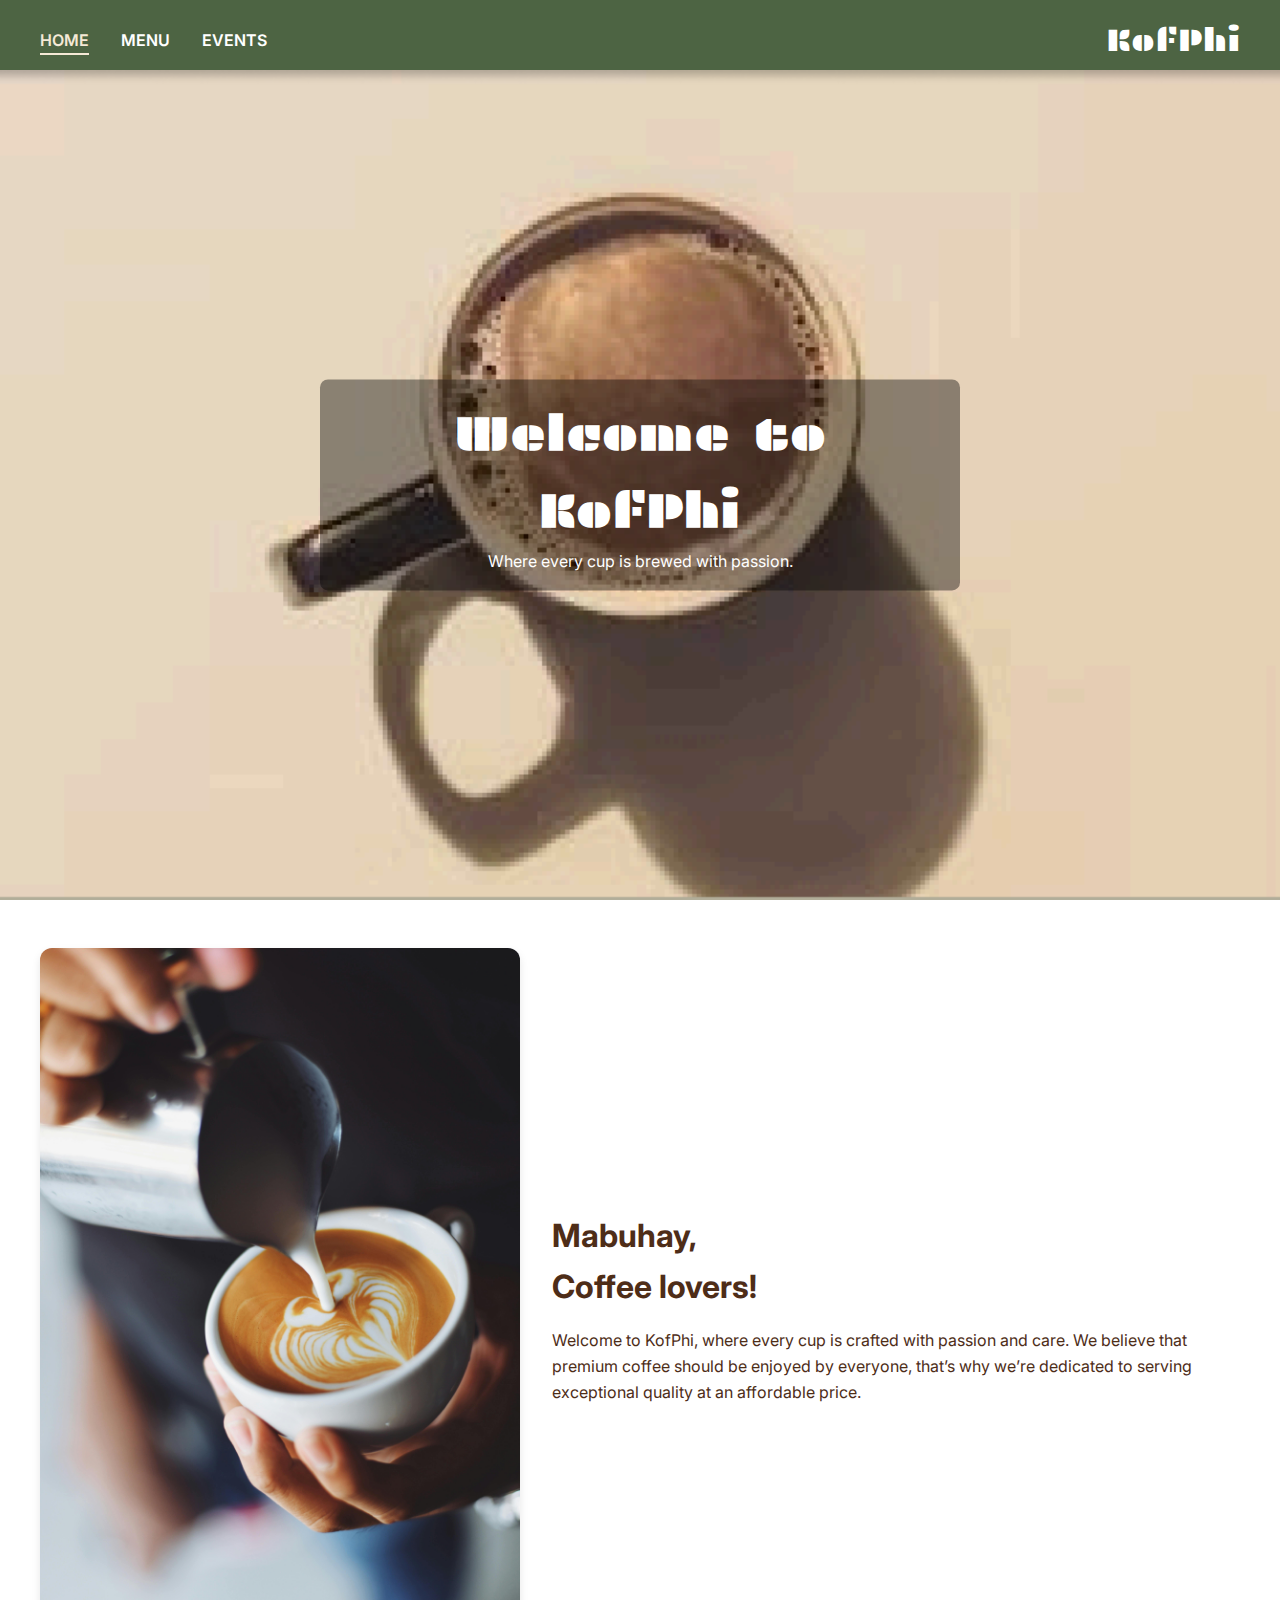
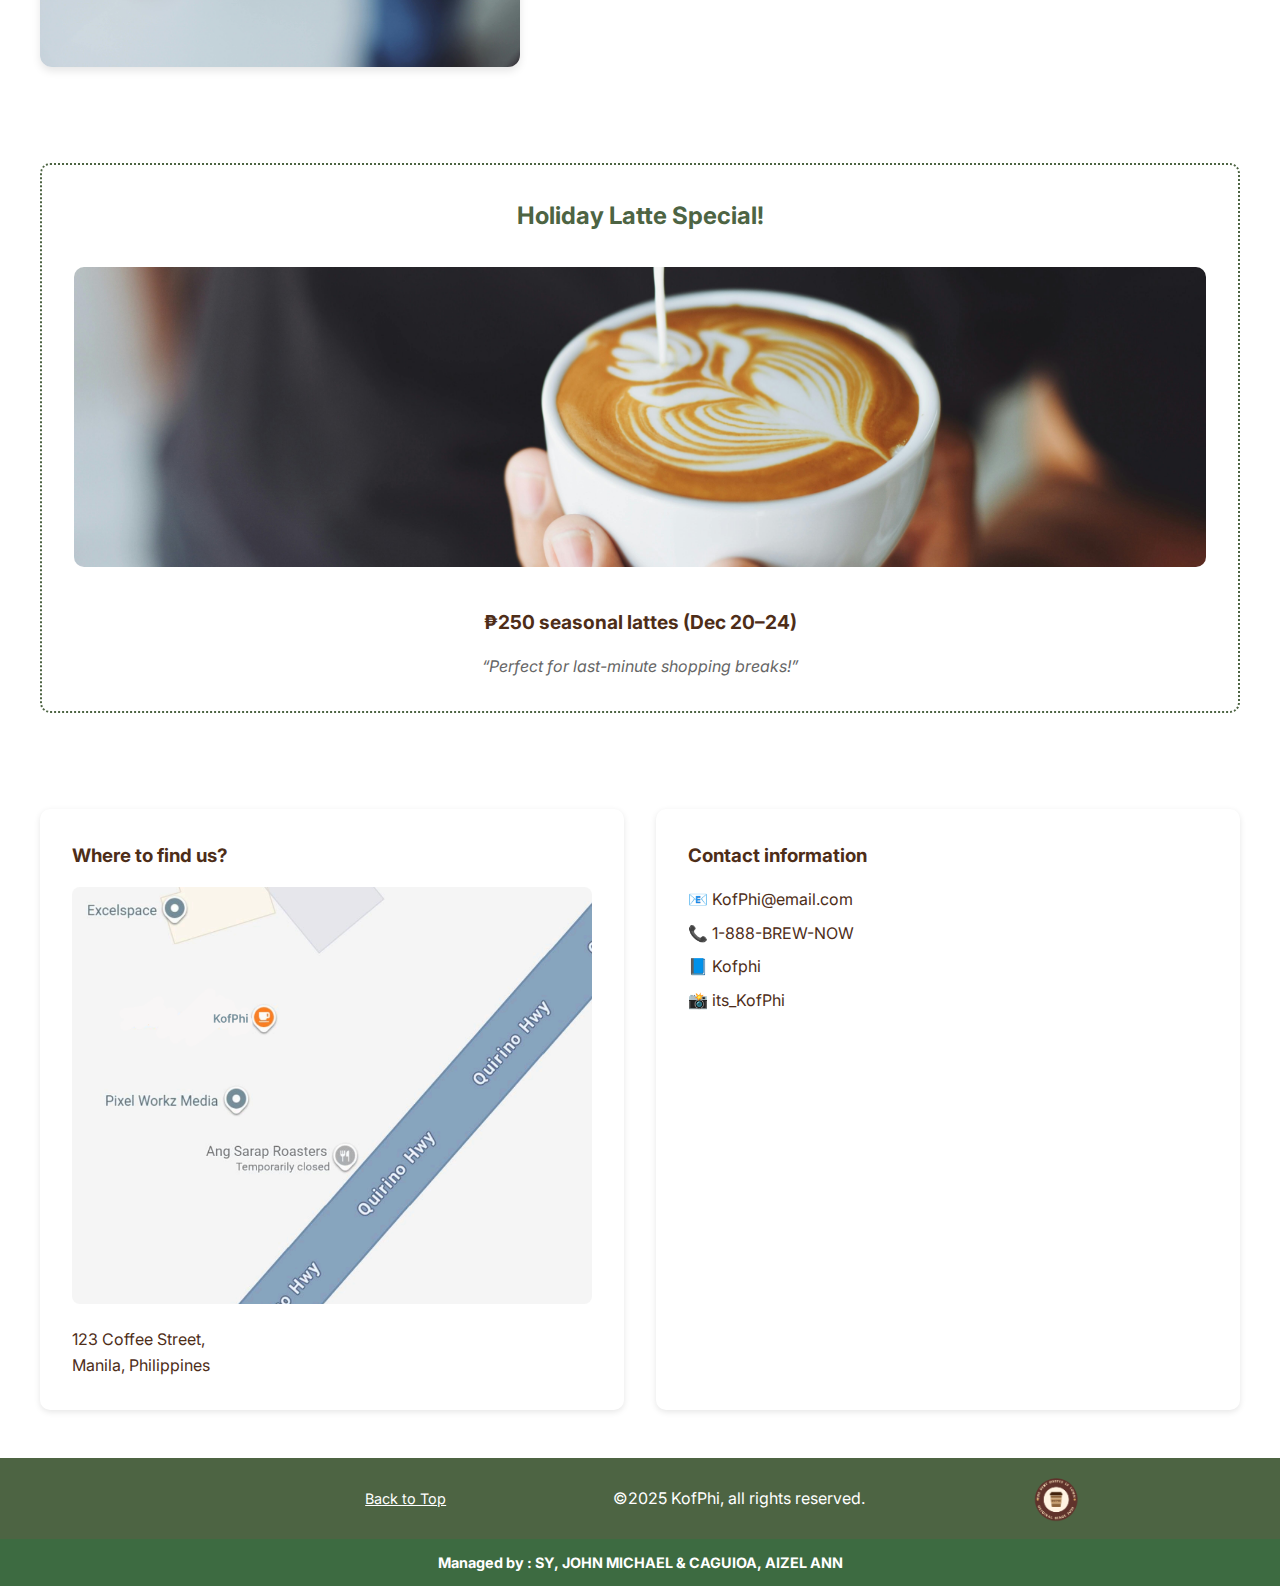
<file: index.html>
<!DOCTYPE html>
<html lang="en">
<head>
  <meta charset="UTF-8">
  <meta name="viewport" content="width=device-width, initial-scale=1.0">
  <title>KofPhi - Home</title>
  <link rel="stylesheet" href="home.css">
  <link href="https://fonts.googleapis.com/css2?family=Inter:wght@400;700&family=Plaster&display=swap" rel="stylesheet">
</head>
<body>



  <header class="navbar">
    <nav>
      <ul class="nav-links">
        <li><a href="index.html"class="active">HOME</a></li>
        <li><a href="menu.html" >MENU</a></li>
        <li><a href="coffee.html">EVENTS</a></li>
      </ul>
    </nav>
    <div class="logo-text">KofPhi</div>
  </header>

  


  <section class="hero">
    <img src="images/Banner.png" alt="KofPhi Banner" class="hero-banner">
    <div class="hero-content">
      <h1>Welcome to KofPhi</h1>
      <p>Where every cup is brewed with passion.</p>
    </div>
  </section>



  <section class="welcome container">
    <img src="images/latte.jpg" alt="Coffee Drink" class="welcome-img">
    <div class="welcome-text">
      <h2>Mabuhay,<br>Coffee lovers!</h2>
      <p>
        Welcome to KofPhi, where every cup is crafted with passion and care.
        We believe that premium coffee should be enjoyed by everyone, that’s
        why we’re dedicated to serving exceptional quality at an affordable price.
      </p>
    </div>
  </section>


  <!-- Promo -->
  <section class="promo">
    <div class="promo-box">
      <h2>Holiday Latte Special!</h2>
      <img src="images/coffee.jpg" alt="Latte Art" class="promo-img">
      <p class="offer">₱250 seasonal lattes (Dec 20–24)</p>
      <blockquote>“Perfect for last-minute shopping breaks!”</blockquote>
    </div>
  </section>



  <section class="info container">
    <div class="info-box">
      <h3>Where to find us?</h3>
      <img src="images/map.png" alt="Map" class="map">
      <p>123 Coffee Street,<br>Manila, Philippines</p>
    </div>
    <div class="info-box">
      <h3>Contact information</h3>
      <ul class="contact-list">
        <li>📧 KofPhi@email.com</li>
        <li>📞 1-888-BREW-NOW</li>
        <li>📘 Kofphi</li>
        <li>📸 its_KofPhi</li>
      </ul>
    </div>
  </section>



  <footer>
    <div class="footer-top">
        <div id="top"></div>
        <a href="#" class="back-to-top-text">Back to Top</a>
        
      <span>©2025 KofPhi, all rights reserved.</span>
      <img src="images/Logo.png" alt="KofPhi Small Logo" class="footer-logo">
    </div>
    <div class="footer-bottom">
      Managed by : SY, JOHN MICHAEL &amp; CAGUIOA, AIZEL ANN
    </div>
  </footer>
</body>
</html>
</file>
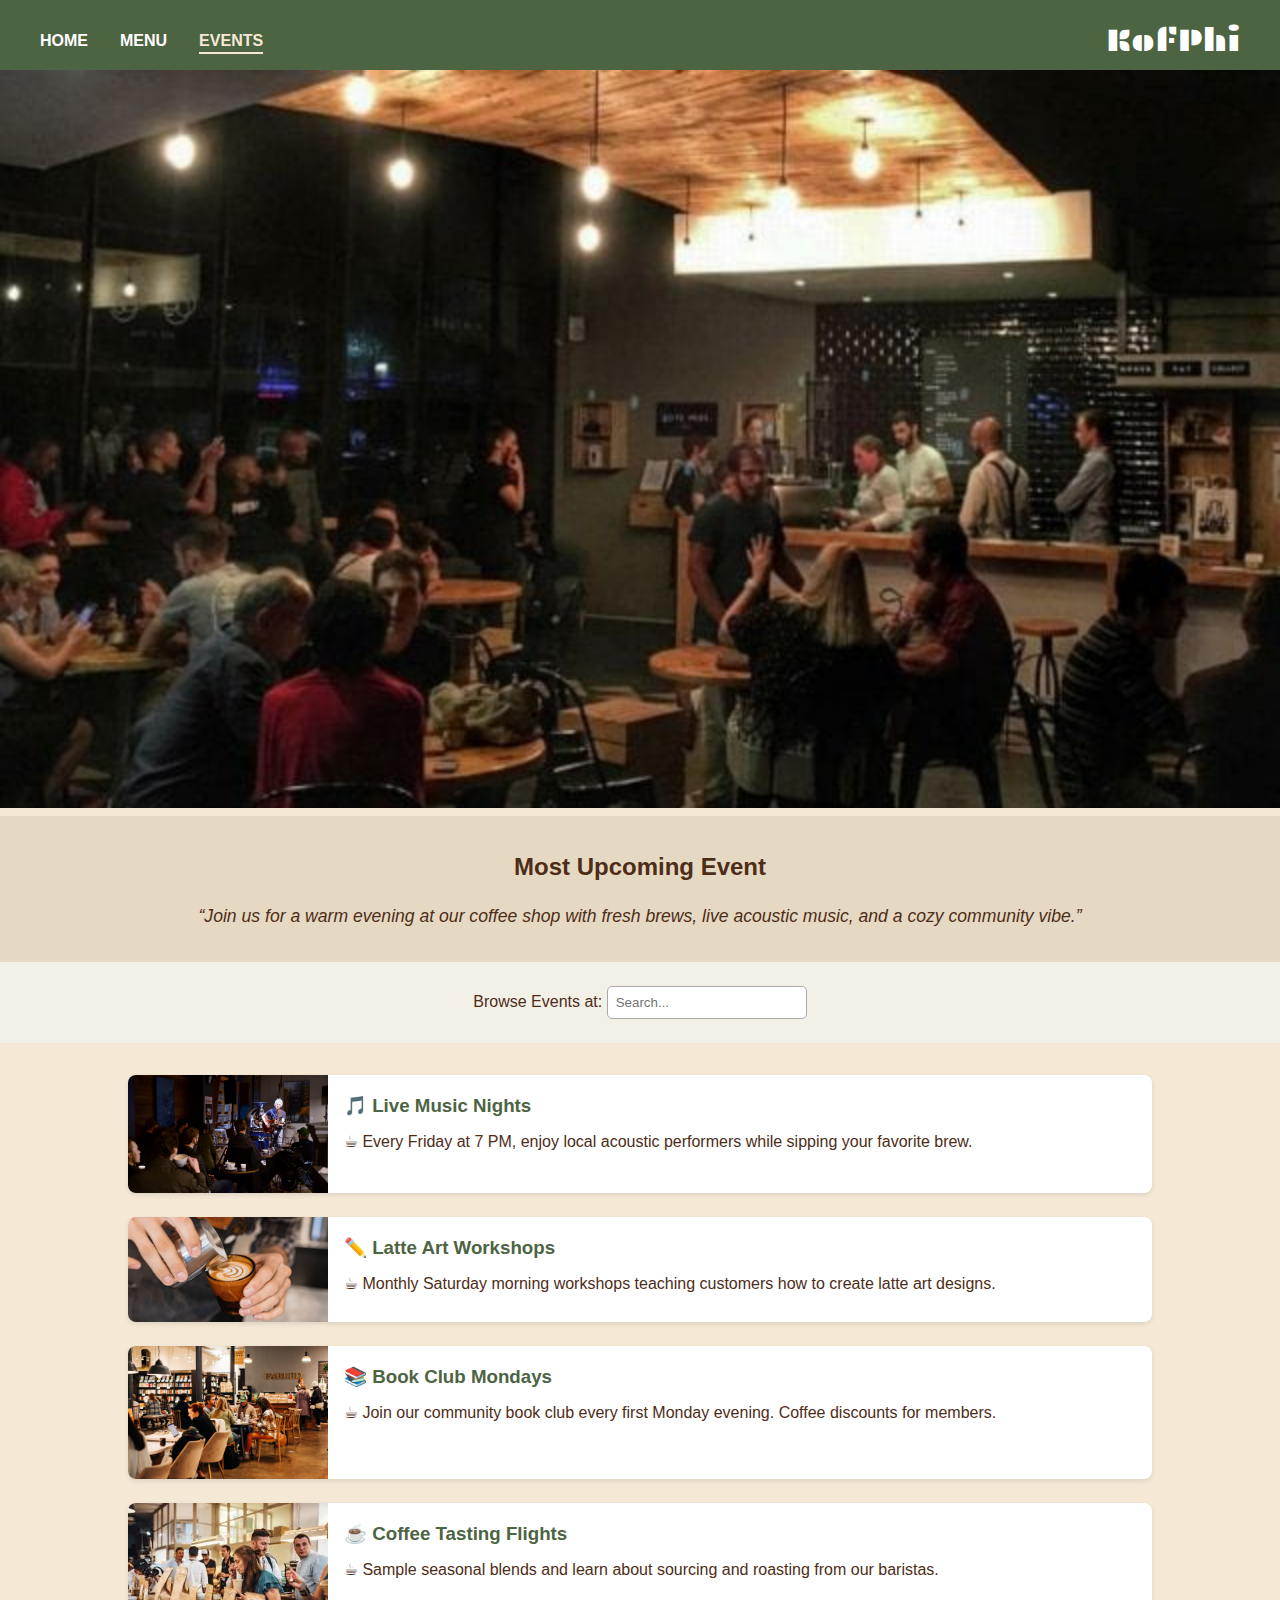
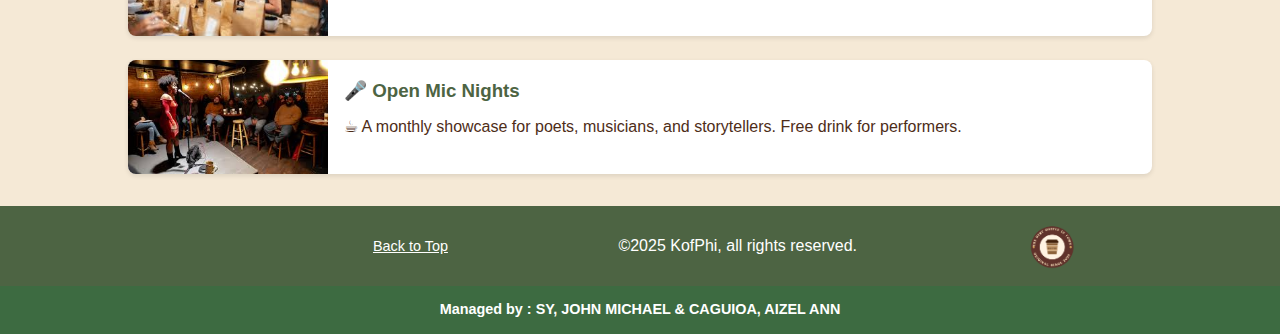
<file: coffee.html>
<!DOCTYPE html>
<html lang="en">
<head>
  <meta charset="UTF-8">
  <meta name="viewport" content="width=device-width, initial-scale=1.0">
  <title>Coffee Shop Events</title>
  <link rel="stylesheet" href="style.css">
  <link href="https://fonts.googleapis.com/css2?family=Plaster&display=swap" rel="stylesheet">

</head>
<body>
 <header class="navbar">
    <nav>
      <ul class="nav-links">
        <li><a href="home.html">HOME</a></li>
        <li><a href="menu.html" >MENU</a></li>
        <li><a href="coffee.html"class="active">EVENTS</a></li>
      </ul>
    </nav>
    <div class="logo-text">KofPhi</div>
  </header>




  <!-- Banner -->
  <section class="banner">
    <img src="images/recent coffee event.jpg" alt="Coffee shop event">
  </section>




  <!-- Upcoming Event -->
  <section class="recent-event">
    <h2>Most Upcoming Event</h2>
    <p>“Join us for a warm evening at our coffee shop with fresh brews, live acoustic music, and a cozy community vibe.”</p>
  </section>




  <!-- Search -->
  <section class="search-bar">
    <label>Browse Events at:</label>
    <input type="text" placeholder="Search...">
  </section>




  <!-- Events List -->
  <section class="events">
    <div class="event">
      <img src="images/music coffee.jpg"alt= "Live Music">
      <div>
        <h3>🎵 Live Music Nights</h3>
        <p>☕︎ Every Friday at 7 PM, enjoy local acoustic performers while sipping your favorite brew.</p>
      </div>
    </div>




    <div class="event">
      <img src="images/latte art.webp"alt= "Art">
      <div>
        <h3>✏️ Latte Art Workshops</h3>
        <p>☕︎ Monthly Saturday morning workshops teaching customers how to create latte art designs.</p>
      </div>
    </div>




    <div class="event">
      <img src="images/coffee book.jpg" alt="Book Club">
      <div>
        <h3>📚 Book Club Mondays</h3>
        <p>☕︎ Join our community book club every first Monday evening. Coffee discounts for members.</p>
      </div>
    </div>




    <div class="event">
      <img src="images/coffee taste.jpg" alt="Coffee Tasting">
      <div>
        <h3>☕ Coffee Tasting Flights</h3>
        <p>☕︎ Sample seasonal blends and learn about sourcing and roasting from our baristas.</p>
      </div>
    </div>




    <div class="event">
      <img src="images/coffee mic.jpg" alt="Open Mic">
      <div>
        <h3>🎤 Open Mic Nights</h3>
        <p>☕︎ A monthly showcase for poets, musicians, and storytellers. Free drink for performers.</p>
      </div>
    </div>
  </section>






<footer>
    <div class="footer-top">
         <div id="top"></div>
        <a href="#" class="back-to-top-text">Back to Top</a>
      <span>©2025 KofPhi, all rights reserved.</span>
      <img src="images/Logo.png" alt="KofPhi Small Logo" class="footer-logo">
    </div>
    <div class="footer-bottom">
      Managed by : SY, JOHN MICHAEL &amp; CAGUIOA, AIZEL ANN
    </div>
  </footer>
</body>
</html>
</file>
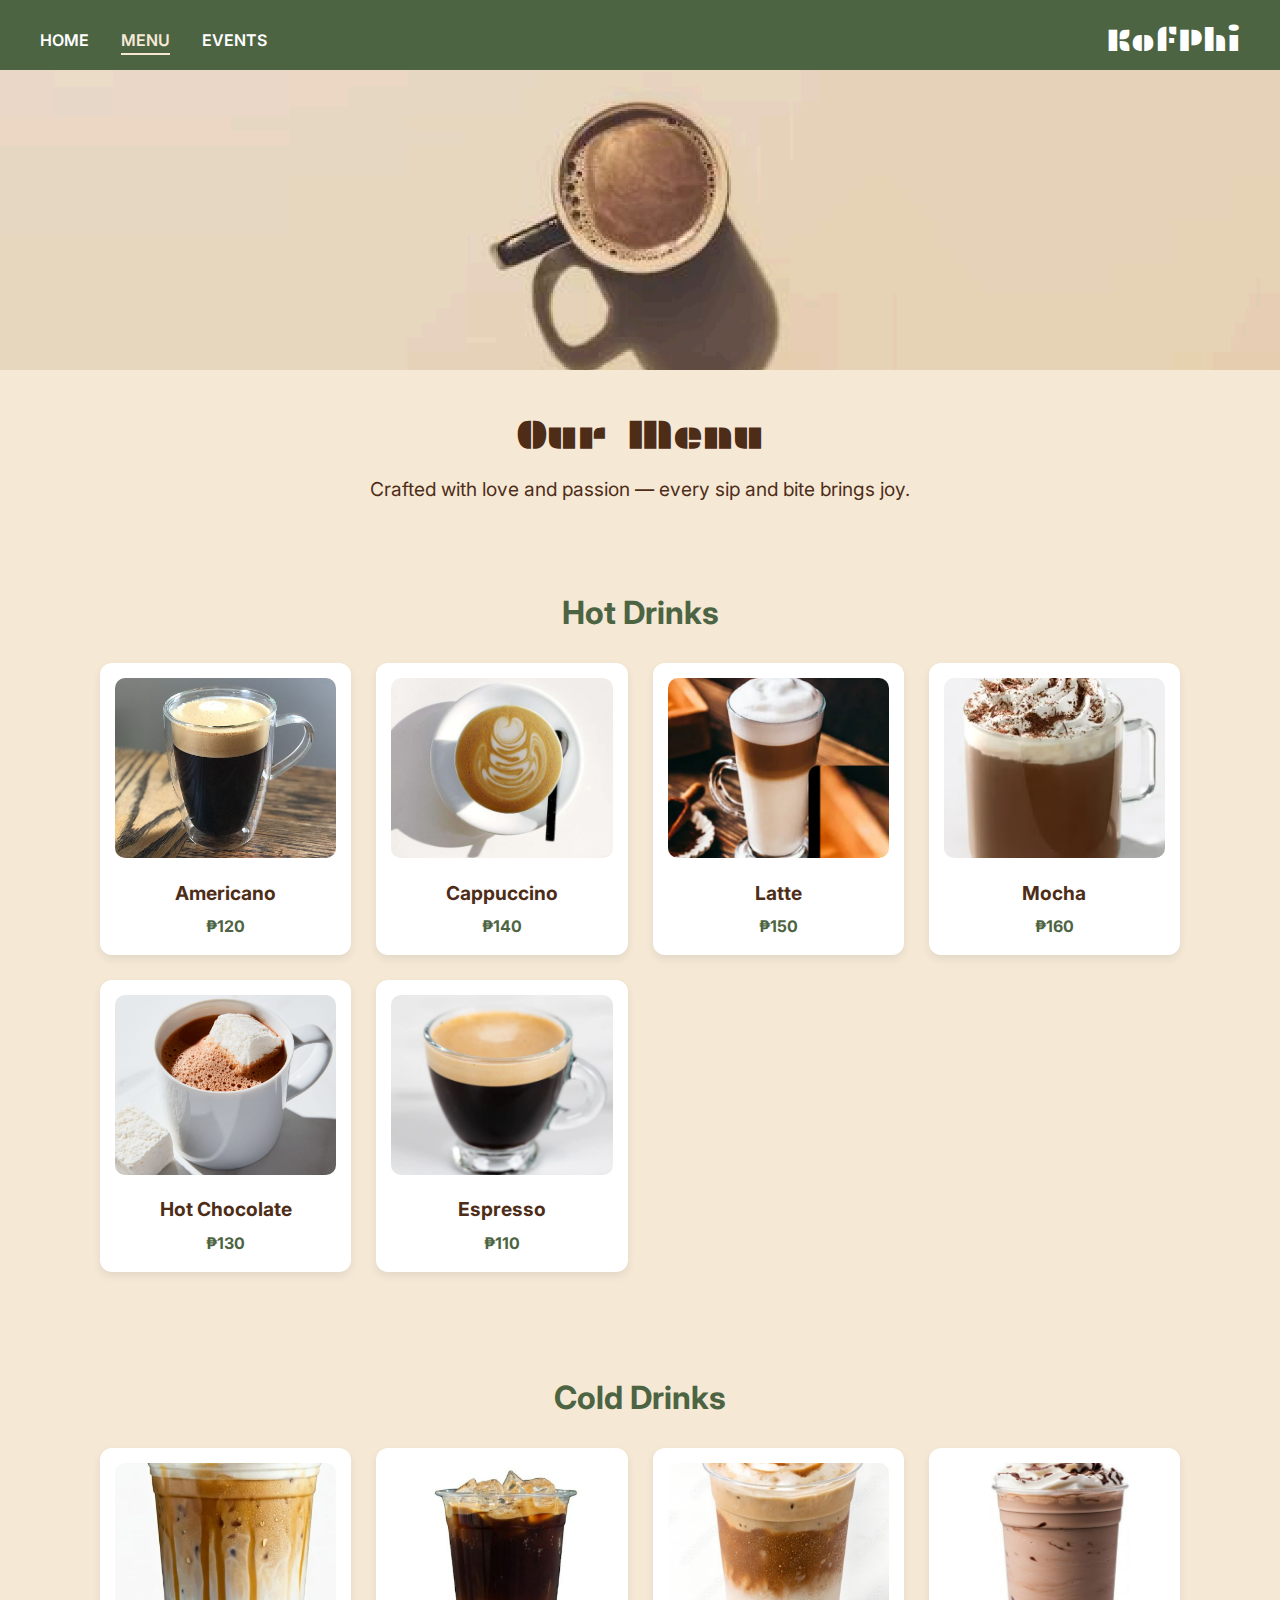
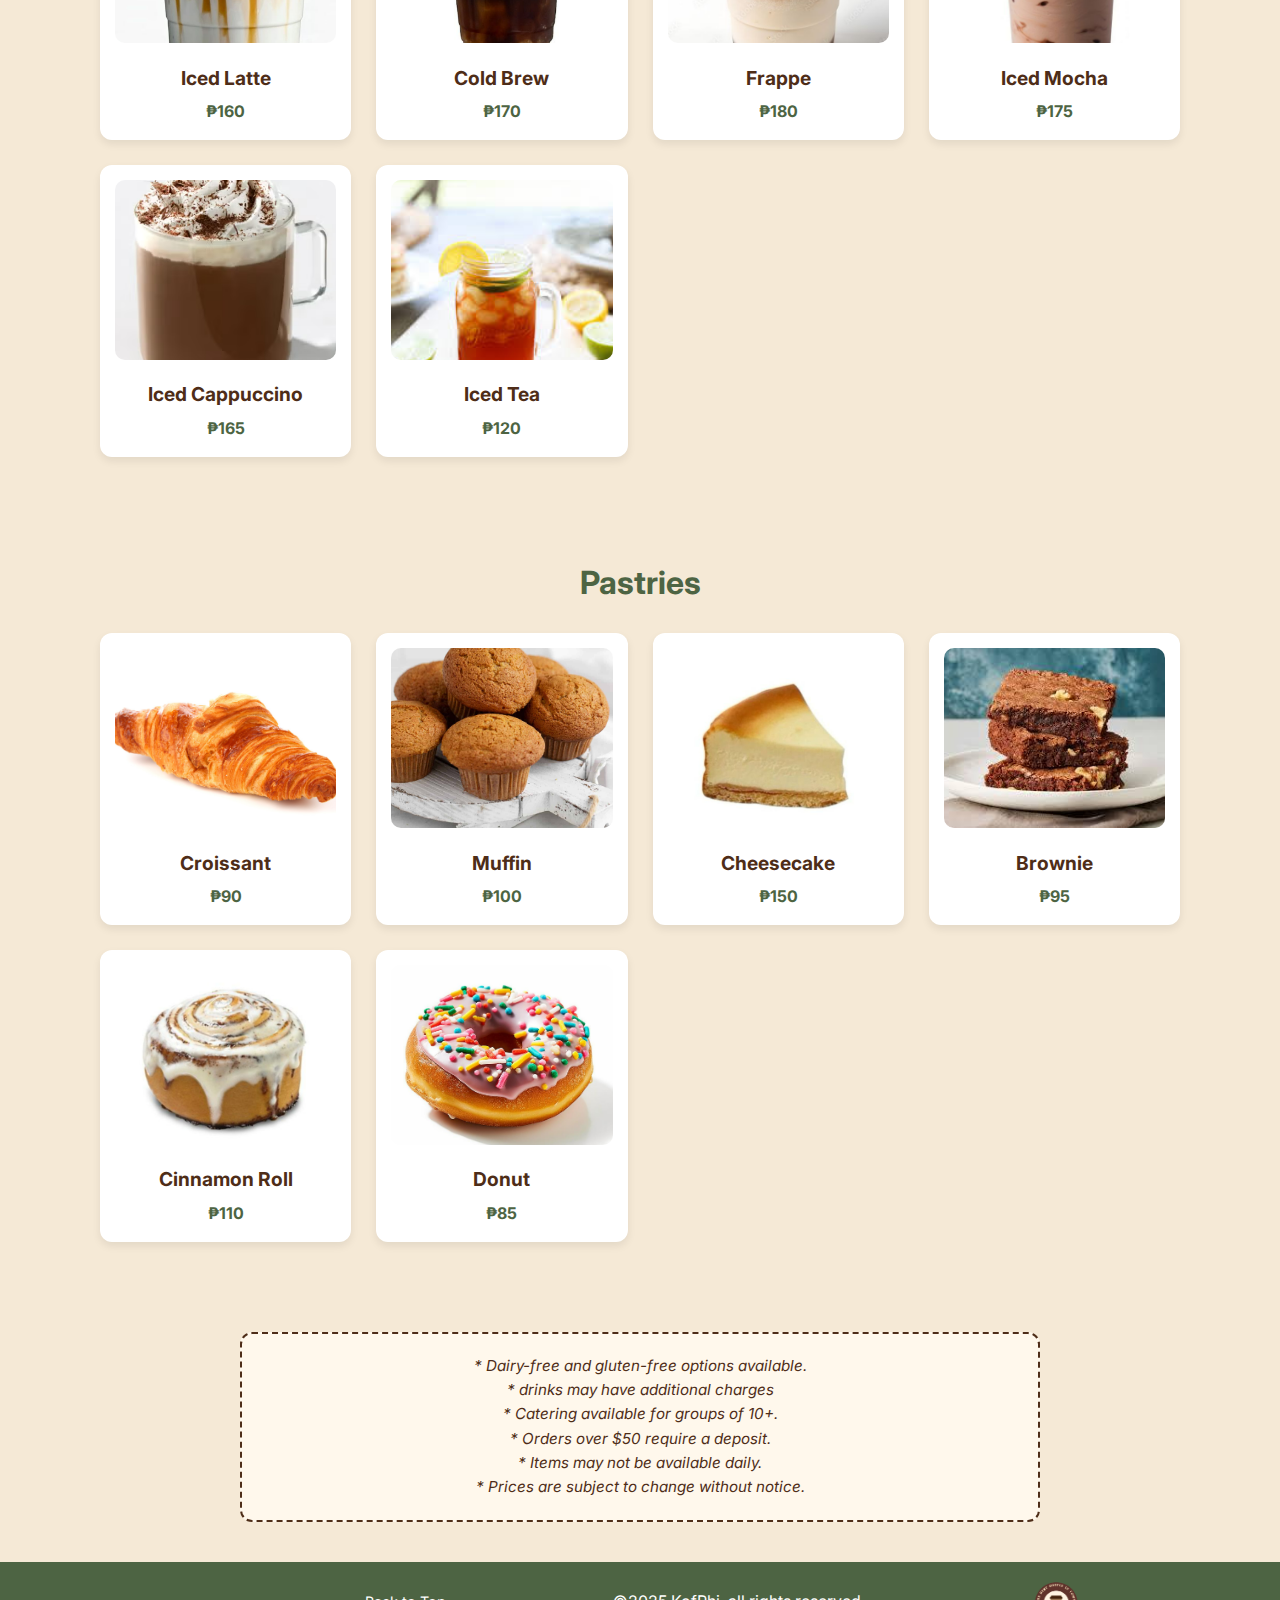
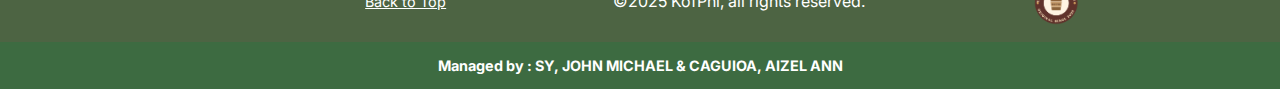
<file: menu.html>
<!DOCTYPE html>
<html lang="en">


<head>
  <meta charset="UTF-8">
  <meta name="viewport" content="width=device-width, initial-scale=1.0">
  <title>KofPhi - Menu</title>
  <link rel="stylesheet" href="menu.css">
  <link href="https://fonts.googleapis.com/css2?family=Inter:wght@400;700&family=Plaster&display=swap" rel="stylesheet">
</head>


<body>


  <!-- Navi-->
   <header class="navbar">
    <nav>
      <ul class="nav-links">
        <li><a href="index.html">HOME</a></li>
        <li><a href="menu.html"class="active">MENU</a></li>
        <li><a href="coffee.html">EVENTS</a></li>
      </ul>
    </nav>
    <div class="logo-text">KofPhi</div>
  </header>

  <!-- Page Title -->


  <section class="menu-header">
  <img src="images/Banner.png" alt="Banner">
</section>


<section class="menu-title">
  <h1>Our Menu</h1>
  <p>Crafted with love and passion — every sip and bite brings joy.</p>
</section>






  <!-- Menu Sections -->
  <section class="menu-section">
    <h2>Hot Drinks</h2>
    <div class="menu-grid">
      <div class="menu-item">
        <img src="images/Americano.jpeg" alt="Americano">
        <h3>Americano</h3>
        <p>₱120</p>
      </div>
      <div class="menu-item">
        <img src="images/Cappuccino.png" alt="Cappuccino">
        <h3>Cappuccino</h3>
        <p>₱140</p>
      </div>
      <div class="menu-item">
        <img src="images/Latte.png" alt="Latte">
        <h3>Latte</h3>
        <p>₱150</p>
      </div>
      <div class="menu-item">
        <img src="images/Mocha.png" alt="Mocha">
        <h3>Mocha</h3>
        <p>₱160</p>
      </div>
      <div class="menu-item">
        <img src="images/HotChoco.jpg" alt="Hot Chocolate">
        <h3>Hot Chocolate</h3>
        <p>₱130</p>
      </div>
      <div class="menu-item">
        <img src="images/Espresso.png" alt="Espresso">
        <h3>Espresso</h3>
        <p>₱110</p>
      </div>
    </div>
  </section>


  <section class="menu-section">
    <h2>Cold Drinks</h2>
    <div class="menu-grid">
      <div class="menu-item">
        <img src="images/IcedLatte.png" alt="Iced Latte">
        <h3>Iced Latte</h3>
        <p>₱160</p>
      </div>
      <div class="menu-item">
        <img src="images/ColdBrew.png" alt="Cold Brew">
        <h3>Cold Brew</h3>
        <p>₱170</p>
      </div>
      <div class="menu-item">
        <img src="images/Frappe.png" alt="Frappe">
        <h3>Frappe</h3>
        <p>₱180</p>
      </div>
      <div class="menu-item">
        <img src="images/IcedMocha.png" alt="Iced Mocha">
        <h3>Iced Mocha</h3>
        <p>₱175</p>
      </div>
      <div class="menu-item">
        <img src="images/IcedCappuccino.png" alt="Iced Cappuccino">
        <h3>Iced Cappuccino</h3>
        <p>₱165</p>
      </div>
      <div class="menu-item">
        <img src="images/IceLemonTea.jpg" alt="Iced Tea">
        <h3>Iced Tea</h3>
        <p>₱120</p>
      </div>
    </div>
  </section>


  <section class="menu-section">
    <h2>Pastries</h2>
    <div class="menu-grid">
      <div class="menu-item">
        <img src="images/Croissant.jpg" alt="Croissant">
        <h3>Croissant</h3>
        <p>₱90</p>
      </div>
      <div class="menu-item">
        <img src="images/Muffin.jpg" alt="Muffin">
        <h3>Muffin</h3>
        <p>₱100</p>
      </div>
      <div class="menu-item">
        <img src="images/Cheesecake.png" alt="Cheesecake">
        <h3>Cheesecake</h3>
        <p>₱150</p>
      </div>
      <div class="menu-item">
        <img src="images/Brownie.jpg" alt="Brownie">
        <h3>Brownie</h3>
        <p>₱95</p>
      </div>
      <div class="menu-item">
        <img src="images/CinnamonRoll.png" alt="Cinnamon Roll">
        <h3>Cinnamon Roll</h3>
        <p>₱110</p>
      </div>
      <div class="menu-item">
        <img src="images/Donut.png" alt="Donut">
        <h3>Donut</h3>
        <p>₱85</p>
      </div>
    </div>
  </section>


  <!-- Notes -->
  <section class="menu-notes">
    <p>* Dairy-free and gluten-free options available.</p>
    <p>* drinks may have additional charges </p>
    <p>* Catering available for groups of 10+.</p>
    <p>* Orders over $50 require a deposit.</p>
    <p>* Items may not be available daily.</p>
    <p>* Prices are subject to change without notice.</p>
  </section>




  <!-- Footer (same style as home) -->
  <footer>
    <div class="footer-top">
         <div id="top"></div>
        <a href="#" class="back-to-top-text">Back to Top</a>
      <span>©2025 KofPhi, all rights reserved.</span>
      <img src="images/Logo.png" alt="KofPhi Small Logo" class="footer-logo">
    </div>
    <div class="footer-bottom">
      Managed by : SY, JOHN MICHAEL &amp; CAGUIOA, AIZEL ANN
    </div>
  </footer>


</body>
</html>
</file>
<file: home.css>
:root {
  --font-inter: 'Inter', sans-serif;
  --font-plaster: 'Plaster', sans-serif;
  --brown: #4E2D18;
  --cream: #F5E9D6;
  --green: #4D6443;
  --footer-green: #3D6B41;
}


* {
  margin: 0;
  padding: 0;
  box-sizing: border-box;
}


body {
  font-family: var(--font-inter);
  color: var(--brown);
  line-height: 1.6;
  background: 
    linear-gradient(rgba(245, 233, 214, 0.8), rgba(245, 233, 214, 0.8)), 
    url("images/coffeeBeanPattern.jpg");
  background-repeat: repeat;
  background-size: 200px 200px;
  background-attachment: fixed;
}



.navbar {
  display: flex;
  justify-content: space-between;
  align-items: center;
  background-color: var(--green);
  padding: 15px 40px;
  height: 70px;
  position: sticky;
  top: 0;
  z-index: 1000;
  flex-wrap: wrap;
}



.logo-text {
  font-family: var(--font-plaster);
  font-size: 2rem;
  color: white;
}


.nav-links {
  list-style: none;
  display: flex;
  gap: 2rem;
  flex-wrap: wrap;
}


.nav-links a {
  text-decoration: none;
  color: white;
  font-weight: 600;
  transition: color 0.3s ease, border-bottom 0.3s ease;
}


.nav-links a:hover,
.nav-links a.active {
  color: var(--cream);
  border-bottom: 2px solid var(--cream);
  padding-bottom: 3px;
}


.hero {
  position: relative;
  height: calc(100vh - 70px);
  width: 100%;
  overflow: hidden;
}


.hero-banner {
  width: 100%;
  height: 100%;
  object-fit: cover;
}


.hero-content {
  position: absolute;
  top: 50%;
  left: 50%;
  transform: translate(-50%, -50%);
  text-align: center;
  color: white;
  background: rgba(0,0,0,0.4);
  padding: 1rem 2rem;
  border-radius: 8px;
}


.hero-content h1 {
  font-size: 3rem;
  font-family: var(--font-plaster);
}


.container {
  width: 100%;
  max-width: 1200px;
  margin: 0 auto;
  padding: 0 2rem;
}


.welcome {
  display: flex;
  align-items: center;
  gap: 2rem;
  padding: 3rem 0;
}


.welcome-img {
  width: 40%;
  border-radius: 12px;
  box-shadow: 0 4px 8px rgba(0,0,0,0.1);
}


.welcome-text {
  flex: 1;
}


.welcome-text h2 {
  font-size: 2rem;
  margin-bottom: 1rem;
}


.promo {
  padding: 3rem 0;
}


.promo-box {
  border: 2px dotted var(--green);
  padding: 2rem;
  max-width: 1200px;
  margin: 0 auto;
  width: 95%;
  text-align: center;
  background-color: #fff;
  border-radius: 10px;
}


.promo-box h2 {
  color: var(--green);
  margin-bottom: 1rem;
}


.promo-img {
  width: 100%;
  max-height: 300px;
  object-fit: cover;
  border-radius: 10px;
  margin: 1rem 0;
}


.offer {
  font-weight: bold;
  font-size: 1.2rem;
  margin: 1rem 0;
}


blockquote {
  font-style: italic;
  color: #666;
}


.info {
  display: flex;
  gap: 2rem;
  padding: 3rem 0;
}


.info-box {
  flex: 1;
  background-color: #fff;
  padding: 2rem;
  border-radius: 10px;
  box-shadow: 0 2px 6px rgba(0,0,0,0.1);
}


.info-box h3 {
  margin-bottom: 1rem;
}


.map {
  width: 100%;
  border-radius: 8px;
  margin-bottom: 1rem;
}


.contact-list {
  list-style: none;
}


.contact-list li {
  margin: 0.5rem 0;
}


.footer {
  margin-top: 3rem;
}

.footer-top {
  background-color: var(--green);
  color: white;
  display: flex;
  justify-content: space-evenly;
  align-items: center;
  padding: 1rem 2rem;
}

.footer-logo {
  max-width: 50px;
}

.footer-bottom {
  background-color: var(--footer-green);
  text-align: center;
  color: white;
  padding: 0.75rem;
  font-size: 0.9rem;
  font-weight: bold;
}

.back-to-top-text {
  color: white;
  text-decoration: underline;
  font-size: 0.9rem;
  font-weight: normal;
}

.back-to-top-text:hover {
  color: lightgray;
}



@media (max-width: 768px) {
  .logo-text {
    font-size: 1.6rem;
  }
  .nav-links a {
    font-size: 0.85rem;
  }
  .nav-links {
    gap: 1rem;
  }
  .hero-content h1 {
    font-size: 2rem;
  }
  .welcome {
    flex-direction: column;
    text-align: center;
  }
  .welcome-img {
    width: 100%;
  }
  .info {
    flex-direction: column;
  }
  .footer-top {
    flex-direction: column;
    gap: 0.5rem;
    text-align: center;
  }
}

@media (max-width: 400px) {
  .nav-links {
    gap: 0.5rem;
    flex-direction: row;
    justify-content: center;
    flex-wrap: wrap;
  }


  .nav-links a {
    font-size: 0.8rem;
  }
}
</file>
<file: style.css>
* {
  margin: 0;
  padding: 0;
  box-sizing: border-box;
}


:root {
  --brown: #4E2D18;
  --cream: #F5E9D6;
  --green: #4D6443;
  --footer-green: #3D6B41;
  --font-inter: 'Inter', sans-serif;
  --font-plaster: 'Plaster', cursive;
}


body {
  font-family: var(--font-inter);
  line-height: 1.6;
  background-color: var(--cream);
  color: var(--brown);
}


.navbar {
  display: flex;
  justify-content: space-between;
  align-items: center;
  background-color: var(--green);
  padding: 15px 40px;
  height: 70px;
  position: sticky;
  top: 0;
  z-index: 1000;
  flex-wrap: wrap;
}



.logo-text {
  font-family: var(--font-plaster);
  font-size: 2rem;
  color: white;
}


.nav-links {
  list-style: none;
  display: flex;
  gap: 2rem;
  flex-wrap: wrap;
}


.nav-links a {
  text-decoration: none;
  color: white;
  font-weight: 600;
  transition: color 0.3s ease, border-bottom 0.3s ease;
}


.nav-links a:hover,
.nav-links a.active {
  color: var(--cream);
  border-bottom: 2px solid var(--cream);
  padding-bottom: 3px;
}

.banner img {
  width: 100%;
  height: auto;
}


.recent-event {
  text-align: center;
  background: #e6d9c3;
  padding: 2rem;
}


.recent-event h2 {
  margin-bottom: 1rem;
}


.recent-event p {
  font-size: 1.1rem;
  font-style: italic;
}


.search-bar {
  text-align: center;
  padding: 1.5rem;
  background: #f3f0e8;
}


.search-bar input {
  padding: 0.5rem;
  width: 200px;
  border-radius: 5px;
  border: 1px solid #aaa;
}


.events {
  width: 80%;
  margin: 2rem auto;
  display: flex;
  flex-direction: column;
  gap: 1.5rem;
}


.event {
  display: flex;
  background: #fff;
  border-radius: 8px;
  overflow: hidden;
  box-shadow: 0 2px 5px rgba(0,0,0,0.1);
}


.event img {
  width: 200px;
  height: auto;
}


.event div {
  padding: 1rem;
}


.event h3 {
  margin-bottom: 0.5rem;
  color: var(--green);
}

.footer {
  margin-top: 3rem;
}

.footer-top {
  background-color: var(--green);
  color: white;
  display: flex;
  justify-content: space-evenly;
  align-items: center;
  padding: 1rem 2rem;
}

.footer-logo {
  max-width: 50px;
}

.footer-bottom {
  background-color: var(--footer-green);
  text-align: center;
  color: white;
  padding: 0.75rem;
  font-size: 0.9rem;
  font-weight: bold;
}

.back-to-top-text {
  color: white;
  text-decoration: underline;
  font-size: 0.9rem;
  font-weight: normal;
}

.back-to-top-text:hover {
  color: lightgray;
}




@media (max-width: 768px) {
  .navbar {
    
    height: auto;
  }


  .logo-text {
    font-size: 1.5rem;
  }


  .nav-links {
    gap: 1rem;
    justify-content: center;
    width: 100%;
  }


  .nav-links a {
    font-size: 0.9rem;
  }


  .event {
    flex-direction: column;
    align-items: center;
  }


  .event img {
    width: 100%;
    max-height: 200px;
    object-fit: cover;
  }


  .footer-top {
    padding: 0.75rem 1rem;
    font-size: 0.85rem;
    flex-direction: column;
    text-align: center;
    gap: 0.5rem;
  }


  .footer-logo {
    max-width: 40px;
  }


  .footer-bottom {
    font-size: 0.8rem;
    padding: 0.5rem;
  }
}


@media (max-width: 400px) {
  .nav-links {
    gap: 0.5rem;
    flex-direction: row;
    justify-content: center;
    flex-wrap: wrap;
  }


  .nav-links a {
    font-size: 0.8rem;
  }
}
</file>
<file: menu.css>
:root {
  --font-inter: 'Inter', sans-serif;
  --font-plaster: 'Plaster', sans-serif;
  --brown: #4E2D18;
  --cream: #F5E9D6;
  --green: #4D6443;
  --footer-green: #3D6B41;
}

* {
  margin: 0;
  padding: 0;
  box-sizing: border-box;
}

body {
  font-family: var(--font-inter);
  background-color: var(--cream);
  color: var(--brown);
  line-height: 1.6;
}

.navbar {
  display: flex;
  justify-content: space-between;
  align-items: center;
  background-color: var(--green);
  padding: 15px 40px;
  height: 70px;
  position: sticky;
  top: 0;
  z-index: 1000;
  flex-wrap: wrap;
}

.logo-text {
  font-family: var(--font-plaster);
  font-size: 2rem;
  color: white;
}

.nav-links {
  list-style: none;
  display: flex;
  gap: 2rem;
  flex-wrap: wrap;
}

.nav-links a {
  text-decoration: none;
  color: white;
  font-weight: 600;
  transition: color 0.3s ease, border-bottom 0.3s ease;
}

.nav-links a:hover,
.nav-links a.active {
  color: var(--cream);
  border-bottom: 2px solid var(--cream);
  padding-bottom: 3px;
}

.hero {
  position: relative;
  height: calc(100vh - 70px);
  width: 100%;
  overflow: hidden;
}

.hero-banner {
  width: 100%;
  height: 100%;
  object-fit: cover;
}

.hero-content {
  position: absolute;
  top: 50%;
  left: 50%;
  transform: translate(-50%, -50%);
  text-align: center;
  color: white;
  background: rgba(0,0,0,0.4);
  padding: 1rem 2rem;
  border-radius: 8px;
}

.hero-content h1 {
  font-size: 3rem;
  font-family: var(--font-plaster);
}

.container {
  width: 100%;
  max-width: 1200px;
  margin: 0 auto;
  padding: 0 2rem;
}

.welcome {
  display: flex;
  align-items: center;
  gap: 2rem;
  padding: 3rem 0;
}

.welcome-img {
  width: 40%;
  border-radius: 12px;
  box-shadow: 0 4px 8px rgba(0,0,0,0.1);
}

.welcome-text {
  flex: 1;
}

.welcome-text h2 {
  font-size: 2rem;
  margin-bottom: 1rem;
}

.promo {
  padding: 3rem 0;
}

.promo-box {
  border: 2px dotted var(--green);
  padding: 2rem;
  max-width: 1200px;
  margin: 0 auto;
  width: 95%;
  text-align: center;
  background-color: #fff;
  border-radius: 10px;
}

.promo-box h2 {
  color: var(--green);
  margin-bottom: 1rem;
}

.promo-img {
  width: 100%;
  max-height: 300px;
  object-fit: cover;
  border-radius: 10px;
  margin: 1rem 0;
}

.offer {
  font-weight: bold;
  font-size: 1.2rem;
  margin: 1rem 0;
}

blockquote {
  font-style: italic;
  color: #666;
}

.info {
  display: flex;
  gap: 2rem;
  padding: 3rem 0;
}

.info-box {
  flex: 1;
  background-color: #fff;
  padding: 2rem;
  border-radius: 10px;
  box-shadow: 0 2px 6px rgba(0,0,0,0.1);
}

.info-box h3 {
  margin-bottom: 1rem;
}

.map {
  width: 100%;
  border-radius: 8px;
  margin-bottom: 1rem;
}

.contact-list {
  list-style: none;
}

.contact-list li {
  margin: 0.5rem 0;
}

.menu-header {
  position: relative;
  width: 100%;
  height: 300px;
  overflow: hidden;
  text-align: center;
  color: white;
  z-index: 0;
}

.menu-header img {
  position: absolute;
  top: 0;
  left: 0;
  width: 100%;
  height: 100%;
  object-fit: cover;
  object-position: center;
  z-index: -1;
}

.menu-header h1,
.menu-header p {
  position: relative;
  z-index: 1;
}

.menu-title {
  text-align: center;
  padding: 2rem 1rem;
  color: var(--brown);
}

.menu-title h1 {
  font-family: var(--font-plaster);
  font-size: 2.5rem;
  margin-bottom: 0.5rem;
}

.menu-title p {
  font-size: 1.2rem;
}

.menu-section {
  padding: 50px 60px;
  max-width: 1200px;
  margin: auto;
}

.menu-section h2 {
  font-size: 2rem;
  margin-bottom: 25px;
  text-align: center;
  color: var(--green);
}

.menu-grid {
  display: grid;
  grid-template-columns: repeat(auto-fill, minmax(200px, 1fr));
  gap: 25px;
  margin-top: 20px;
}

.menu-item {
  background-color: white;
  border-radius: 12px;
  padding: 15px;
  text-align: center;
  box-shadow: 0 4px 8px rgba(0, 0, 0, 0.08);
  transition: transform 0.3s ease, box-shadow 0.3s ease;
}

.menu-item:hover {
  transform: translateY(-5px);
  box-shadow: 0 8px 16px rgba(0, 0, 0, 0.12);
}

.menu-item img {
  width: 100%;
  height: 180px;
  object-fit: cover;
  border-radius: 10px;
  margin-bottom: 12px;
}

.menu-item h3 {
  font-size: 1.2rem;
  margin-bottom: 6px;
}

.menu-item p {
  font-weight: bold;
  color: var(--green);
}

.menu-notes {
  background-color: #fff8ec;
  border: 2px dashed var(--brown);
  border-radius: 12px;
  padding: 20px;
  margin: 40px auto;
  max-width: 800px;
  text-align: center;
  font-size: 0.95rem;
  color: var(--brown);
  font-style: italic;
}

.footer {
  margin-top: 3rem;
}

.footer-top {
  background-color: var(--green);
  color: white;
  display: flex;
  justify-content: space-evenly;
  align-items: center;
  padding: 1rem 2rem;
}

.footer-logo {
  max-width: 50px;
}

.footer-bottom {
  background-color: var(--footer-green);
  text-align: center;
  color: white;
  padding: 0.75rem;
  font-size: 0.9rem;
  font-weight: bold;
}

.back-to-top-text {
  color: white;
  text-decoration: underline;
  font-size: 0.9rem;
  font-weight: normal;
}

.back-to-top-text:hover {
  color: lightgray;
}

@media (max-width: 768px) {
  .navbar {
    height: auto;
    justify-content: space-between;
    text-align: left;
    flex-wrap: wrap;
  }

  .logo-text {
    font-size: 1.6rem;
  }

  .nav-links {
    gap: 1rem;
  }

  .nav-links a {
    font-size: 0.9rem;
  }

  .hero-content h1 {
    font-size: 2rem;
  }

  .welcome {
    flex-direction: column;
  }

  .welcome-img {
    width: 100%;
  }

  .info {
    flex-direction: column;
  }

  .footer-top {
    flex-direction: column;
    gap: 0.5rem;
    text-align: center;
  }
}

@media (max-width: 400px) {
  .nav-links {
    gap: 0.5rem;
    flex-direction: row;
    justify-content: flex-end;
    flex-wrap: wrap;
  }

  .nav-links a {
    font-size: 0.8rem;
  }

  .hero-content h1 {
    font-size: 1.5rem;
  }

  .menu-title h1 {
    font-size: 2rem;
  }
}
</file>
